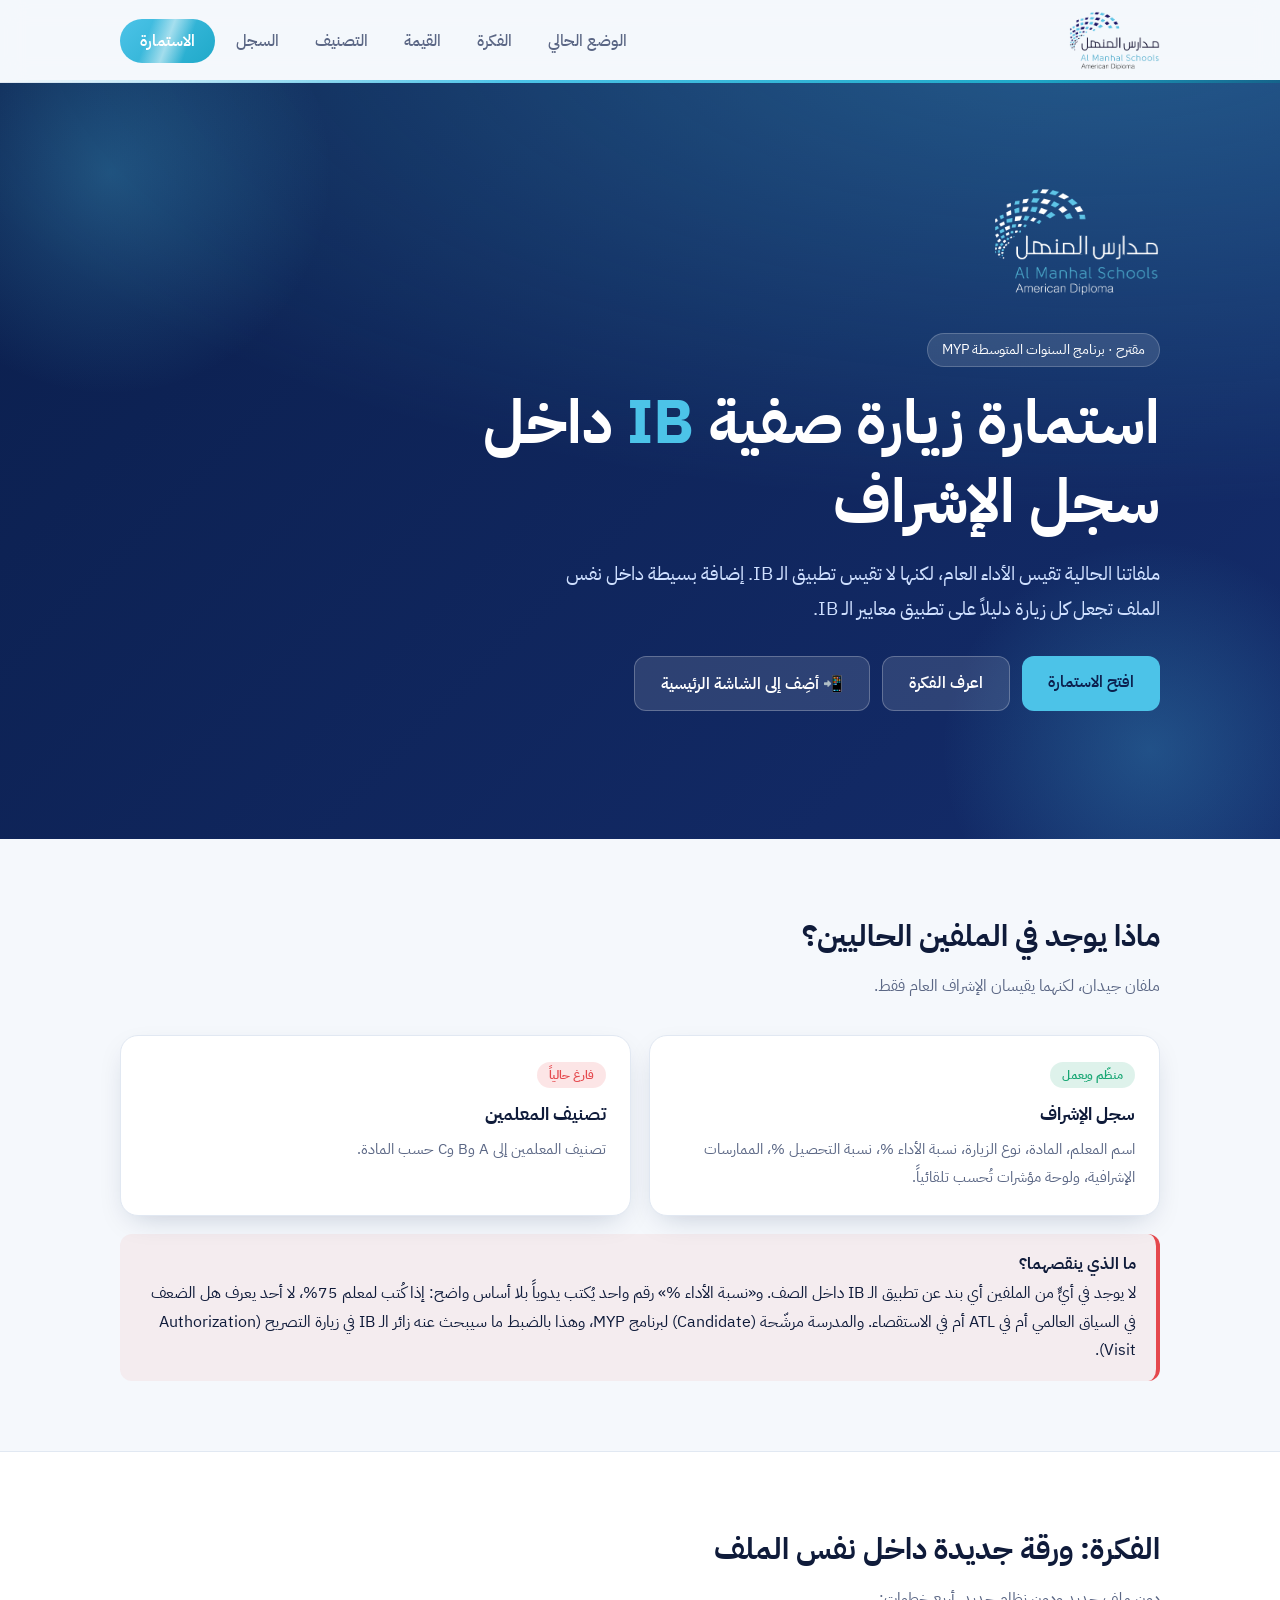
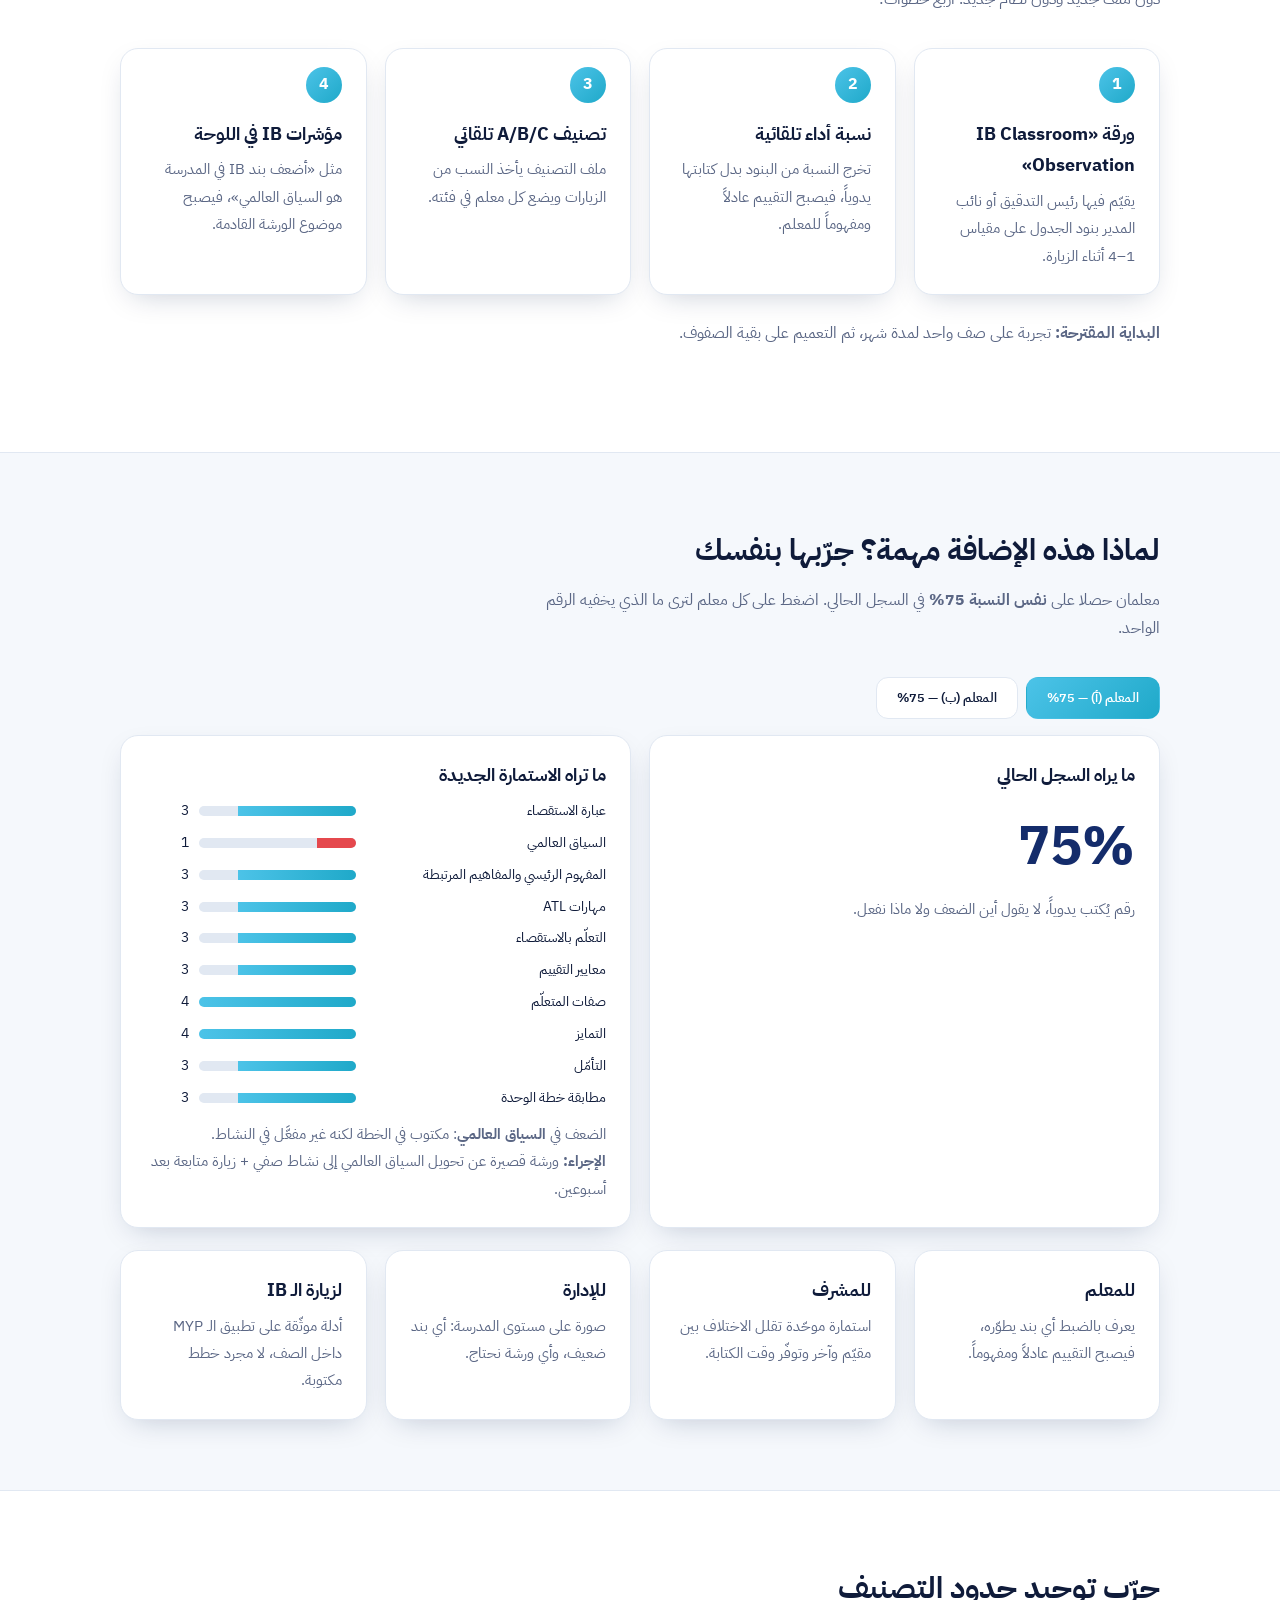
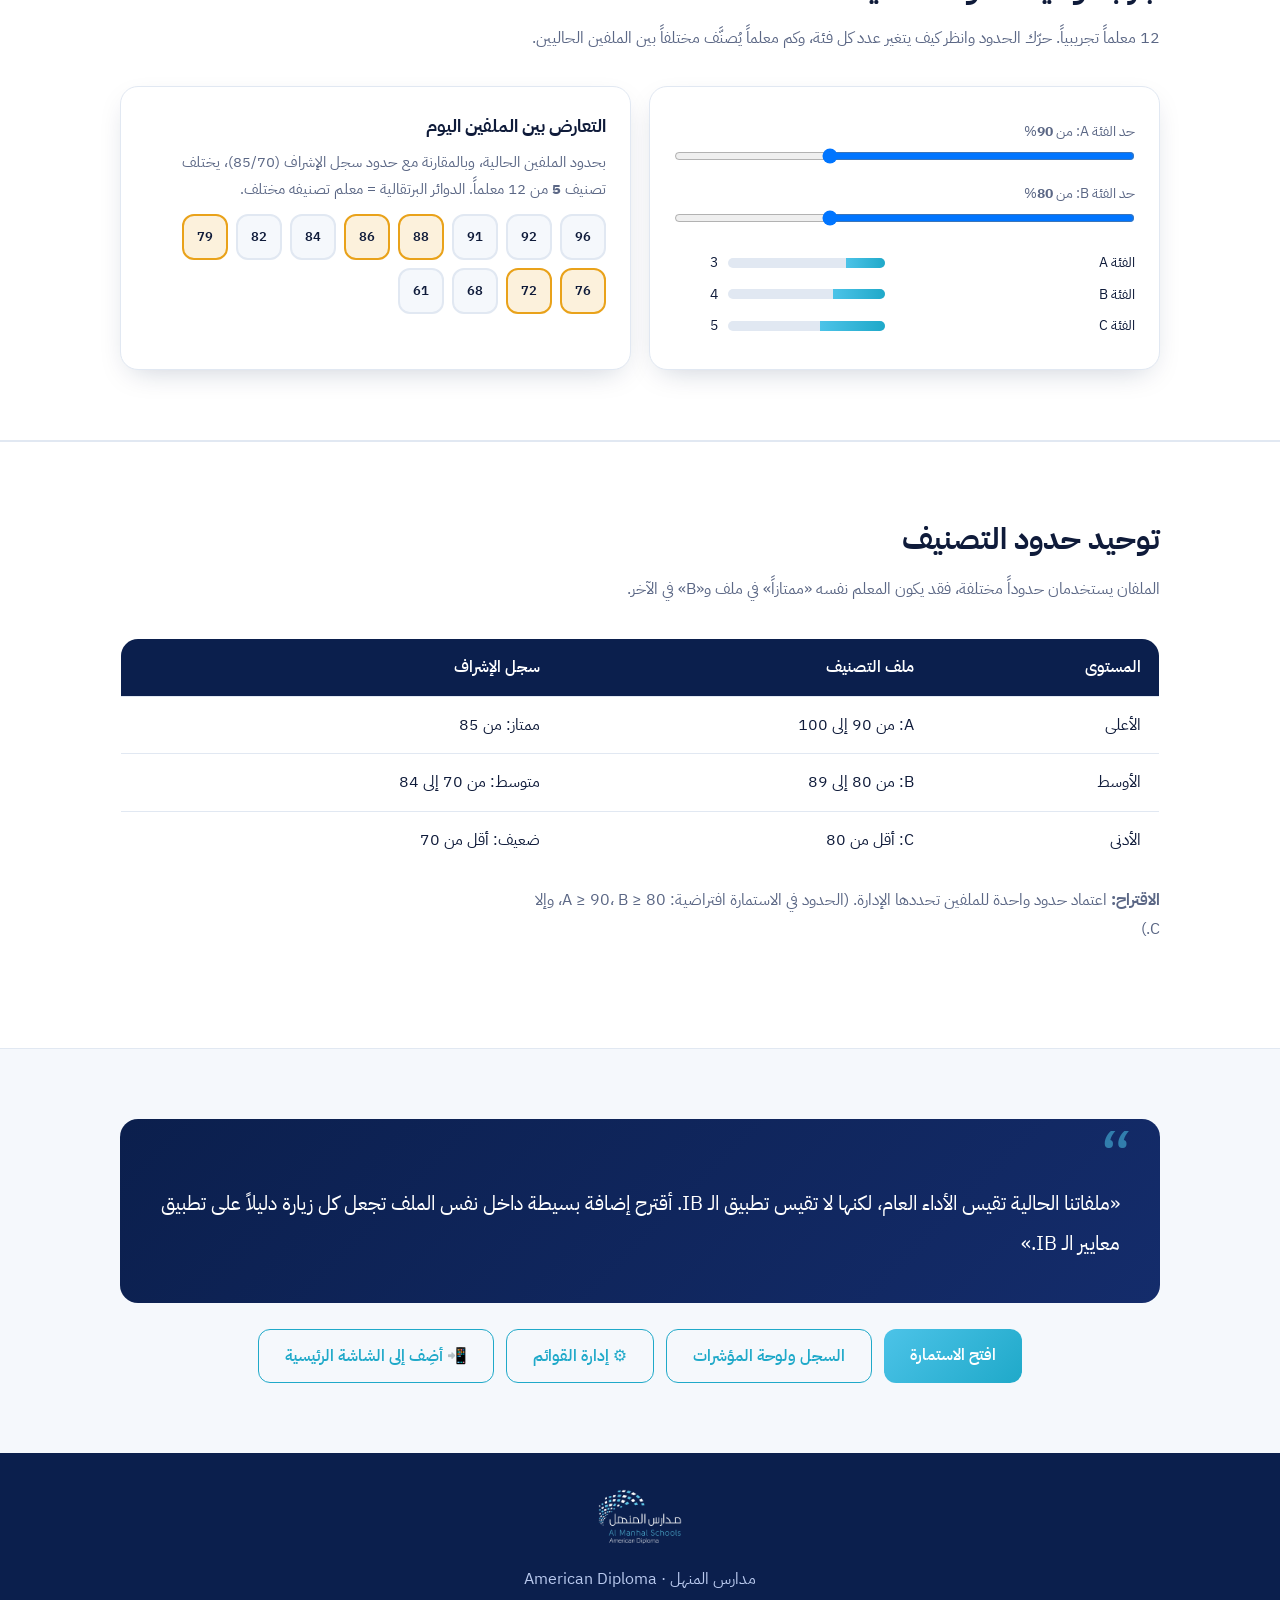
<file: index.html>
<!doctype html>
<html lang="ar" dir="rtl">
<head>
<meta charset="utf-8">
<meta name="viewport" content="width=device-width, initial-scale=1">
<title>استمارة زيارة صفية IB | مدارس المنهل</title>
<meta name="description" content="مقترح إضافة استمارة زيارة صفية IB داخل سجل الإشراف: 10 بنود، مقياس 1–4، نسبة أداء تلقائية.">
<link rel="icon" href="assets/logo.png">
<link rel="manifest" href="manifest.webmanifest">
<meta name="theme-color" content="#0b1f4d">
<meta name="mobile-web-app-capable" content="yes">
<meta name="apple-mobile-web-app-capable" content="yes">
<meta name="apple-mobile-web-app-title" content="IB المنهل">
<meta name="apple-mobile-web-app-status-bar-style" content="default">
<link rel="apple-touch-icon" href="assets/icons/apple-touch-icon.png">
<link rel="preconnect" href="https://fonts.googleapis.com">
<link rel="preconnect" href="https://fonts.gstatic.com" crossorigin>
<link href="https://fonts.googleapis.com/css2?family=IBM+Plex+Sans+Arabic:wght@400;500;600;700&display=swap" rel="stylesheet">
<link rel="stylesheet" href="assets/style.css">
</head>
<body>
<nav><div class="wrap">
  <img src="assets/logo.png" alt="مدارس المنهل">
  <ul><li class="opt"><a href="#gap">الوضع الحالي</a></li><li class="opt"><a href="#idea">الفكرة</a></li><li><a href="#value">القيمة</a></li><li class="opt"><a href="#classes">التصنيف</a></li><li><a href="log.html">السجل</a></li><li><a class="cta" href="form.html">الاستمارة</a></li></ul>
</div></nav>

<header class="hero"><div class="wrap">
  <img src="assets/logo-white.png" alt="مدارس المنهل">
  <div><span class="tag">مقترح · برنامج السنوات المتوسطة MYP</span></div>
  <h1>استمارة زيارة صفية <span>IB</span> داخل سجل الإشراف</h1>
  <p>ملفاتنا الحالية تقيس الأداء العام، لكنها لا تقيس تطبيق الـ IB. إضافة بسيطة داخل نفس الملف تجعل كل زيارة دليلاً على تطبيق معايير الـ IB.</p>
  <div class="btns"><a class="btn p" href="form.html">افتح الاستمارة</a><a class="btn g" href="#idea">اعرف الفكرة</a><button class="btn g" data-install>📲 أضِف إلى الشاشة الرئيسية</button></div>
</div></header>

<section id="gap"><div class="wrap">
  <h2>ماذا يوجد في الملفين الحاليين؟</h2>
  <p class="sub">ملفان جيدان، لكنهما يقيسان الإشراف العام فقط.</p>
  <div class="grid g2">
    <div class="card"><span class="badge b-ok">منظّم ويعمل</span><h3 style="margin-top:10px">سجل الإشراف</h3>
      <p>اسم المعلم، المادة، نوع الزيارة، نسبة الأداء %، نسبة التحصيل %، الممارسات الإشرافية، ولوحة مؤشرات تُحسب تلقائياً.</p></div>
    <div class="card"><span class="badge b-no">فارغ حالياً</span><h3 style="margin-top:10px">تصنيف المعلمين</h3>
      <p>تصنيف المعلمين إلى A وB وC حسب المادة.</p></div>
  </div>
  <div class="pull"><b>ما الذي ينقصهما؟</b>
    <p style="color:var(--ink)">لا يوجد في أيٍّ من الملفين أي بند عن تطبيق الـ IB داخل الصف. و«نسبة الأداء %» رقم واحد يُكتب يدوياً بلا أساس واضح: إذا كُتب لمعلم 75%، لا أحد يعرف هل الضعف في السياق العالمي أم في ATL أم في الاستقصاء. والمدرسة مرشّحة (Candidate) لبرنامج MYP، وهذا بالضبط ما سيبحث عنه زائر الـ IB في زيارة التصريح (Authorization Visit).</p></div>
</div></section>

<section id="idea" style="background:var(--card);border-block:1px solid var(--line)"><div class="wrap">
  <h2>الفكرة: ورقة جديدة داخل نفس الملف</h2>
  <p class="sub">دون ملف جديد ودون نظام جديد. أربع خطوات:</p>
  <div class="grid g4">
    <div class="card step"><b>1</b><h3>ورقة «IB Classroom Observation»</h3><p>يقيّم فيها رئيس التدقيق أو نائب المدير بنود الجدول على مقياس 1–4 أثناء الزيارة.</p></div>
    <div class="card step"><b>2</b><h3>نسبة أداء تلقائية</h3><p>تخرج النسبة من البنود بدل كتابتها يدوياً، فيصبح التقييم عادلاً ومفهوماً للمعلم.</p></div>
    <div class="card step"><b>3</b><h3>تصنيف A/B/C تلقائي</h3><p>ملف التصنيف يأخذ النسب من الزيارات ويضع كل معلم في فئته.</p></div>
    <div class="card step"><b>4</b><h3>مؤشرات IB في اللوحة</h3><p>مثل «أضعف بند IB في المدرسة هو السياق العالمي»، فيصبح موضوع الورشة القادمة.</p></div>
  </div>
  <p class="sub" style="margin-top:24px"><b>البداية المقترحة:</b> تجربة على صف واحد لمدة شهر، ثم التعميم على بقية الصفوف.</p>
</div></section>

<section id="value"><div class="wrap">
  <h2>لماذا هذه الإضافة مهمة؟ جرّبها بنفسك</h2>
  <p class="sub">معلمان حصلا على <b>نفس النسبة 75%</b> في السجل الحالي. اضغط على كل معلم لترى ما الذي يخفيه الرقم الواحد.</p>
  <div class="tabs"><button class="tab on" data-t="0">المعلم (أ) — 75%</button><button class="tab" data-t="1">المعلم (ب) — 75%</button></div>
  <div class="grid g2" style="margin-top:16px">
    <div class="card"><h3>ما يراه السجل الحالي</h3><div class="big">75%</div><p>رقم يُكتب يدوياً، لا يقول أين الضعف ولا ماذا نفعل.</p></div>
    <div class="card" id="cmp"></div>
  </div>
  <div class="grid g4" style="margin-top:22px">
    <div class="card"><h3>للمعلم</h3><p>يعرف بالضبط أي بند يطوّره، فيصبح التقييم عادلاً ومفهوماً.</p></div>
    <div class="card"><h3>للمشرف</h3><p>استمارة موحّدة تقلل الاختلاف بين مقيّم وآخر وتوفّر وقت الكتابة.</p></div>
    <div class="card"><h3>للإدارة</h3><p>صورة على مستوى المدرسة: أي بند ضعيف، وأي ورشة نحتاج.</p></div>
    <div class="card"><h3>لزيارة الـ IB</h3><p>أدلة موثّقة على تطبيق الـ MYP داخل الصف، لا مجرد خطط مكتوبة.</p></div>
  </div>
</div></section>

<section id="thr" style="background:var(--card);border-block:1px solid var(--line)"><div class="wrap">
  <h2>جرّب توحيد حدود التصنيف</h2>
  <p class="sub">12 معلماً تجريبياً. حرّك الحدود وانظر كيف يتغير عدد كل فئة، وكم معلماً يُصنَّف مختلفاً بين الملفين الحاليين.</p>
  <div class="grid g2">
    <div class="card">
      <label>حد الفئة A: من <b id="aV">90</b>%</label><input type="range" id="aR" min="70" max="100" value="90" style="width:100%">
      <label>حد الفئة B: من <b id="bV">80</b>%</label><input type="range" id="bR" min="50" max="95" value="80" style="width:100%">
      <div id="thrOut" style="margin-top:14px"></div>
    </div>
    <div class="card"><h3>التعارض بين الملفين اليوم</h3><p id="mism"></p><div id="dots" class="dots"></div></div>
  </div>
</div></section>

<section id="classes" style="background:var(--card);border-block:1px solid var(--line)"><div class="wrap">
  <h2>توحيد حدود التصنيف</h2>
  <p class="sub">الملفان يستخدمان حدوداً مختلفة، فقد يكون المعلم نفسه «ممتازاً» في ملف و«B» في الآخر.</p>
  <table>
    <tr><th>المستوى</th><th>ملف التصنيف</th><th>سجل الإشراف</th></tr>
    <tr><td>الأعلى</td><td>A: من 90 إلى 100</td><td>ممتاز: من 85</td></tr>
    <tr><td>الأوسط</td><td>B: من 80 إلى 89</td><td>متوسط: من 70 إلى 84</td></tr>
    <tr><td>الأدنى</td><td>C: أقل من 80</td><td>ضعيف: أقل من 70</td></tr>
  </table>
  <p class="sub" style="margin-top:16px"><b>الاقتراح:</b> اعتماد حدود واحدة للملفين تحددها الإدارة. (الحدود في الاستمارة افتراضية: A ≥ 90، B ≥ 80، وإلا C.)</p>
</div></section>

<section id="pitch"><div class="wrap">
  <div class="quote">«ملفاتنا الحالية تقيس الأداء العام، لكنها لا تقيس تطبيق الـ IB. أقترح إضافة بسيطة داخل نفس الملف تجعل كل زيارة دليلاً على تطبيق معايير الـ IB.»</div>
<div class="btns" style="justify-content:center;margin-top:26px"><a class="btn p" href="form.html" style="background:linear-gradient(135deg,var(--sky),var(--teal));color:#fff">افتح الاستمارة</a><a class="btn o" href="log.html">السجل ولوحة المؤشرات</a><a class="btn o" href="setup.html">⚙ إدارة القوائم</a><button class="btn o" data-install>📲 أضِف إلى الشاشة الرئيسية</button></div>
</div></section>

<footer><div class="wrap"><img src="assets/logo-white.png" alt="مدارس المنهل"><p>مدارس المنهل · American Diploma</p></div></footer>

<script src="assets/common.js"></script>
<script>
/* ---------- value demo: same 75%, different problems ---------- */
const teachers=[
 {n:"المعلم (أ)",sc:[3,1,3,3,3,3,4,4,3,3],dx:"الضعف في <b>السياق العالمي</b>: مكتوب في الخطة لكنه غير مفعَّل في النشاط.",act:"ورشة قصيرة عن تحويل السياق العالمي إلى نشاط صفي + زيارة متابعة بعد أسبوعين."},
 {n:"المعلم (ب)",sc:[4,3,3,1,2,3,4,3,4,3],dx:"الضعف في <b>مهارات ATL</b> و<b>التعلّم بالاستقصاء</b>: الحصة تميل إلى التلقين.",act:"تدريب مرافق (Coaching) على تصميم أسئلة استقصاء وتدريس مهارة ATL صراحةً."}];
function showT(i){
  document.querySelectorAll(".tab").forEach((b,j)=>b.classList.toggle("on",j===i));
  const t=teachers[i];
  document.getElementById("cmp").innerHTML=`<h3>ما تراه الاستمارة الجديدة</h3>`+t.sc.map((s,k)=>`<div class="bar ${s<=2?"weak":""}"><span>${short(k)}</span><i><b style="width:${s/4*100}%"></b></i><span>${s}</span></div>`).join("")+`<p style="margin-top:10px">${t.dx}</p><p><b>الإجراء:</b> ${t.act}</p>`}
document.querySelectorAll(".tab").forEach(b=>b.onclick=()=>showT(+b.dataset.t));showT(0);

/* ---------- classification threshold lab ---------- */
const demoPct=[96,92,91,88,86,84,82,79,76,72,68,61];
function thr(){
  const a=+aR.value,b=Math.min(+bR.value,a-1);
  aV.textContent=a;bV.textContent=b;
  const cl=p=>p>=a?"A":p>=b?"B":"C",old=p=>p>=85?"A":p>=70?"B":"C";
  const cnt={A:0,B:0,C:0};demoPct.forEach(p=>cnt[cl(p)]++);
  thrOut.innerHTML=["A","B","C"].map(k=>`<div class="bar"><span>الفئة ${k}</span><i><b style="width:${cnt[k]/12*100}%"></b></i><span>${cnt[k]}</span></div>`).join("");
  const mm=demoPct.filter(p=>cl(p)!==old(p)).length;
  mism.innerHTML=`بحدود الملفين الحالية، وبالمقارنة مع حدود سجل الإشراف (85/70)، يختلف تصنيف <b>${mm}</b> من 12 معلماً. الدوائر البرتقالية = معلم تصنيفه مختلف.`;
  dots.innerHTML=demoPct.map(p=>`<div class="dot ${cl(p)!==old(p)?"x":""}" title="${p}%">${p}</div>`).join("")}
aR.oninput=bR.oninput=thr;thr();

</script>
<script src="assets/pwa.js"></script>
</body>
</html>
</file>
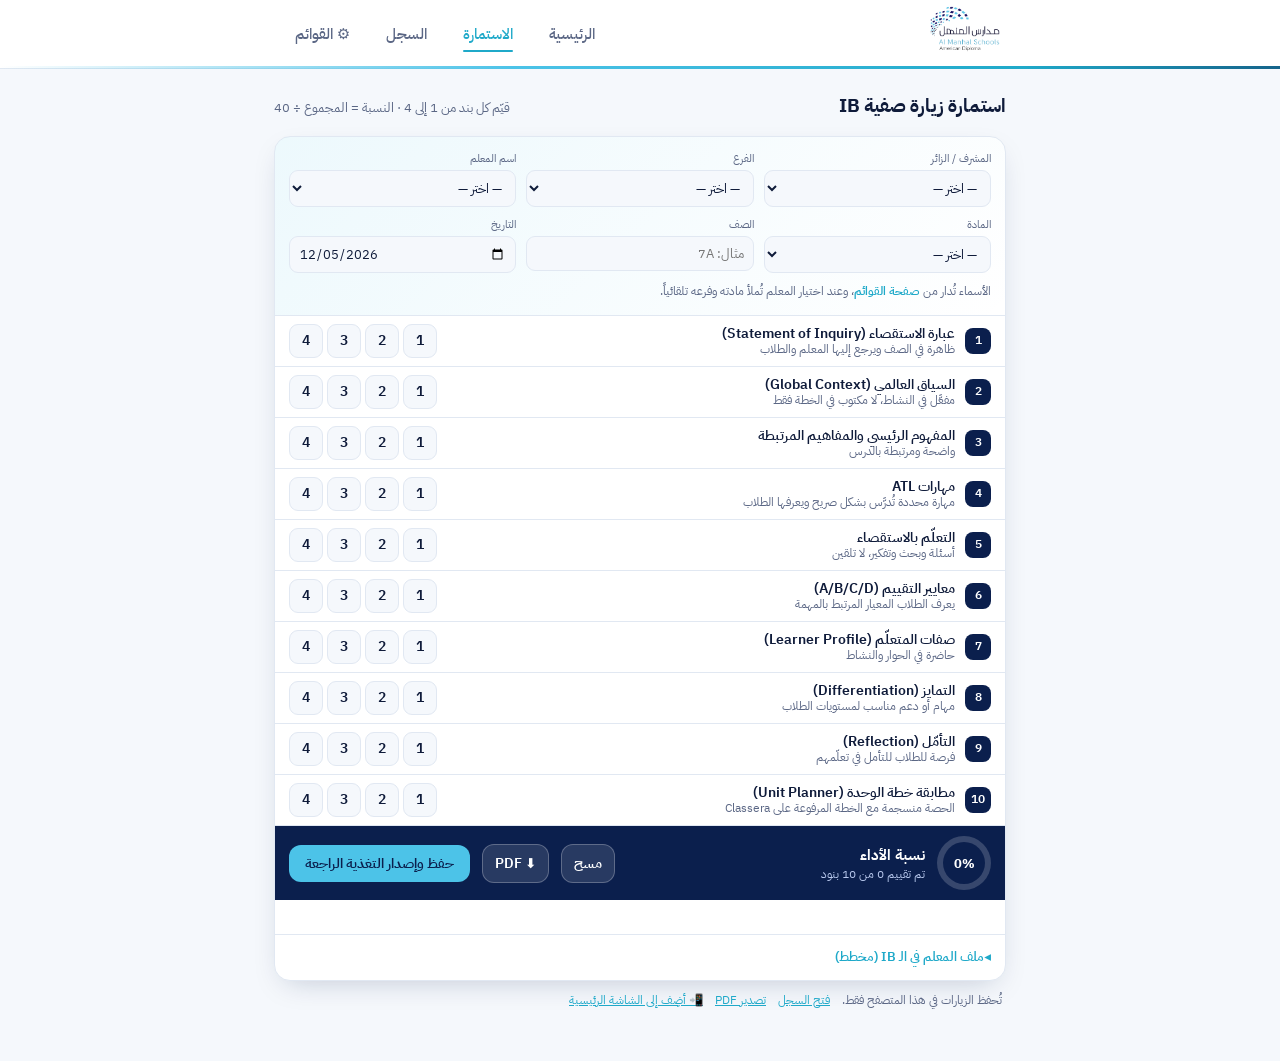
<file: form.html>
<!doctype html>
<html lang="ar" dir="rtl">
<head>
<meta charset="utf-8">
<meta name="viewport" content="width=device-width, initial-scale=1">
<title>استمارة الزيارة الصفية IB | مدارس المنهل</title>
<link rel="icon" href="assets/logo.png">
<link rel="manifest" href="manifest.webmanifest">
<meta name="theme-color" content="#0b1f4d">
<meta name="mobile-web-app-capable" content="yes">
<meta name="apple-mobile-web-app-capable" content="yes">
<meta name="apple-mobile-web-app-title" content="IB المنهل">
<meta name="apple-mobile-web-app-status-bar-style" content="default">
<link rel="apple-touch-icon" href="assets/icons/apple-touch-icon.png">
<link rel="preconnect" href="https://fonts.googleapis.com">
<link rel="preconnect" href="https://fonts.gstatic.com" crossorigin>
<link href="https://fonts.googleapis.com/css2?family=IBM+Plex+Sans+Arabic:wght@400;500;600;700&display=swap" rel="stylesheet">
<link rel="stylesheet" href="assets/style.css">
</head>
<body class="has-report">
<header class="mini"><div class="wrap">
  <a href="index.html"><img src="assets/logo.png" alt="مدارس المنهل"></a>
  <ul><li><a href="index.html">الرئيسية</a></li><li><a class="on" href="form.html">الاستمارة</a></li><li><a href="log.html">السجل</a></li><li><a href="setup.html">⚙ القوائم</a></li></ul>
</div></header>

<main class="fwrap">
  <div class="ftitle"><h1>استمارة زيارة صفية IB</h1><small>قيّم كل بند من 1 إلى 4 · النسبة = المجموع ÷ 40</small></div>
  <div class="csheet">
    <div class="cmeta">
      <div><label>المشرف / الزائر</label><select id="sup"></select></div>
      <div><label>الفرع</label><select id="br"></select></div>
      <div><label>اسم المعلم</label><select id="tch"></select></div>
      <div><label>المادة</label><select id="sub"></select></div>
      <div><label>الصف</label><input id="cls" placeholder="مثال: 7A"></div>
      <div><label>التاريخ</label><input id="dt" type="date"></div>
      <div class="csetup">الأسماء تُدار من <a href="setup.html">صفحة القوائم</a>، وعند اختيار المعلم تُملأ مادته وفرعه تلقائياً.</div>
    </div>
    <div id="rows"></div>
    <div class="ckey"><span>1 غير موجود</span><span>2 بداية</span><span>3 متحقق</span><span>4 متميّز</span></div>
    <div class="cbar">
      <div class="mring" id="ring"><div id="pct">0%</div></div>
      <div class="cinfo"><b>نسبة الأداء <span id="sum"></span><span class="cgrade" id="grade" style="display:none"></span></b><span id="note">قيّم البنود لعرض النتيجة</span></div>
      <button class="btn g sm" onclick="resetForm()">مسح</button>
      <button class="btn g sm" onclick="printReport()" title="تقرير بتصميم المدرسة جاهز للطباعة أو الحفظ كـ PDF">⬇ PDF</button>
      <button class="btn p sm" onclick="saveVisit()">حفظ وإصدار التغذية الراجعة</button>
    </div>
    <details class="cextra"><summary>ملف المعلم في الـ IB (مخطط)</summary>
      <div class="inner"><div id="radar"></div><p>يتحدّث مباشرة أثناء التقييم: المساحة الصغيرة تعني بنوداً تحتاج دعماً.</p></div></details>
    <div class="fb" id="fb" hidden></div>
  </div>
  <p class="ckey" style="padding:10px 4px;background:none"><span>تُحفظ الزيارات في هذا المتصفح فقط.</span><span><a href="log.html" style="color:var(--teal)">فتح السجل</a></span><span><a href="javascript:printReport()" style="color:var(--teal)">تصدير PDF</a></span><span><a href="#" data-install style="color:var(--teal)">📲 أضِف إلى الشاشة الرئيسية</a></span></p>
</main>
<section id="report" aria-hidden="true"></section>
<script src="assets/common.js"></script>
<script src="assets/form.js"></script>
<script src="assets/pwa.js"></script>
</body>
</html>
</file>
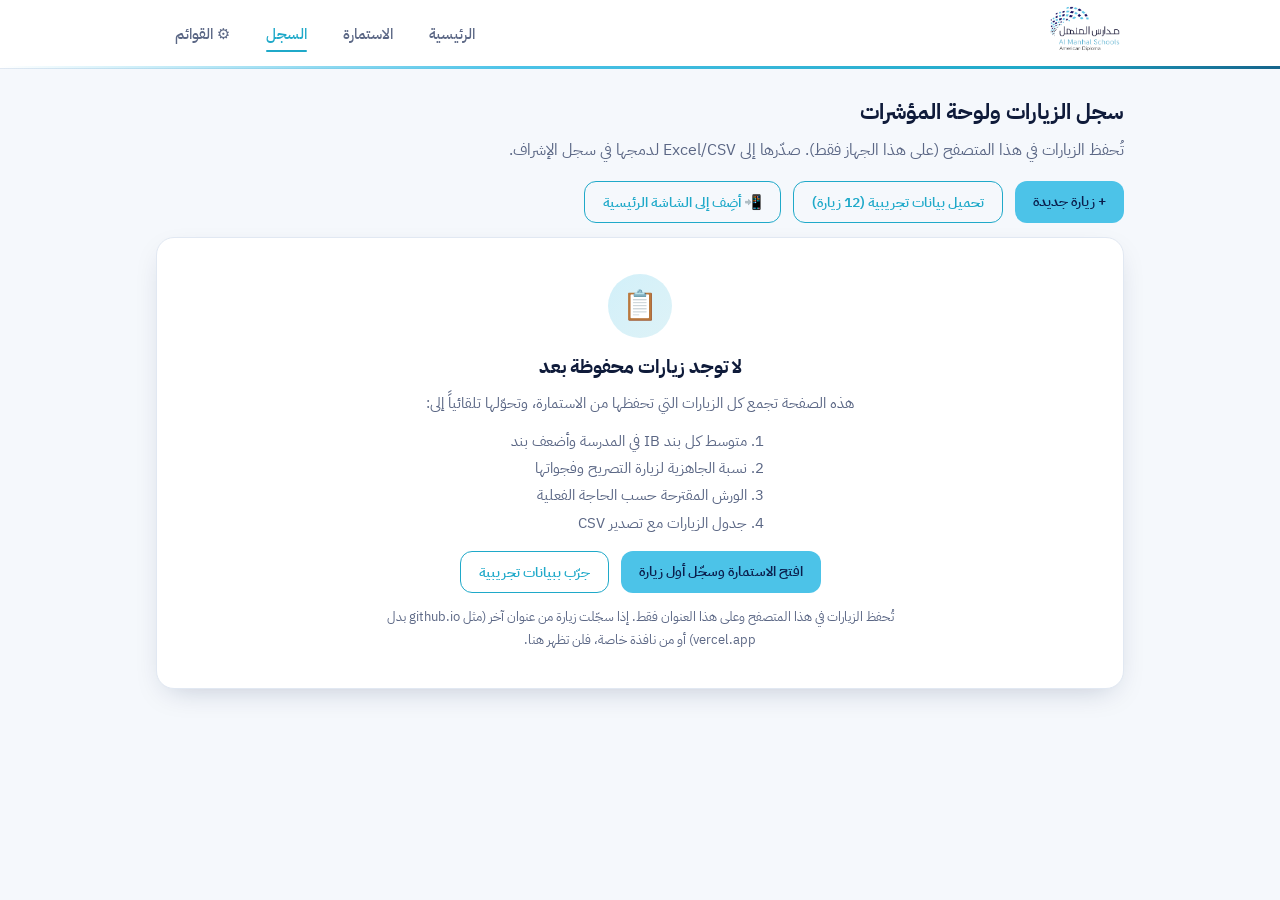
<file: log.html>
<!doctype html>
<html lang="ar" dir="rtl">
<head>
<meta charset="utf-8">
<meta name="viewport" content="width=device-width, initial-scale=1">
<title>سجل الزيارات ولوحة المؤشرات | مدارس المنهل</title>
<link rel="icon" href="assets/logo.png">
<link rel="manifest" href="manifest.webmanifest">
<meta name="theme-color" content="#0b1f4d">
<meta name="mobile-web-app-capable" content="yes">
<meta name="apple-mobile-web-app-capable" content="yes">
<meta name="apple-mobile-web-app-title" content="IB المنهل">
<meta name="apple-mobile-web-app-status-bar-style" content="default">
<link rel="apple-touch-icon" href="assets/icons/apple-touch-icon.png">
<link rel="preconnect" href="https://fonts.googleapis.com">
<link rel="preconnect" href="https://fonts.gstatic.com" crossorigin>
<link href="https://fonts.googleapis.com/css2?family=IBM+Plex+Sans+Arabic:wght@400;500;600;700&display=swap" rel="stylesheet">
<link rel="stylesheet" href="assets/style.css">
</head>
<body>
<header class="mini"><div class="wrap" style="max-width:1000px">
  <a href="index.html"><img src="assets/logo.png" alt="مدارس المنهل"></a>
  <ul><li><a href="index.html">الرئيسية</a></li><li><a href="form.html">الاستمارة</a></li><li><a class="on" href="log.html">السجل</a></li><li><a href="setup.html">⚙ القوائم</a></li></ul>
</div></header>

<main class="lwrap">
  <h1>سجل الزيارات ولوحة المؤشرات</h1>
  <p class="sub">تُحفظ الزيارات في هذا المتصفح (على هذا الجهاز فقط). صدّرها إلى Excel/CSV لدمجها في سجل الإشراف.</p>
  <div class="acts"><a class="btn p sm" href="form.html">+ زيارة جديدة</a><button class="btn o sm" onclick="loadDemo()">تحميل بيانات تجريبية (12 زيارة)</button><span class="count" id="cnt" hidden></span><button class="btn o sm" data-install>📲 أضِف إلى الشاشة الرئيسية</button></div>

  <div class="card empty" id="empty" hidden>
    <div class="ico">📋</div>
    <h3>لا توجد زيارات محفوظة بعد</h3>
    <p style="color:var(--muted)">هذه الصفحة تجمع كل الزيارات التي تحفظها من الاستمارة، وتحوّلها تلقائياً إلى:</p>
    <ol><li>متوسط كل بند IB في المدرسة وأضعف بند</li><li>نسبة الجاهزية لزيارة التصريح وفجواتها</li><li>الورش المقترحة حسب الحاجة الفعلية</li><li>جدول الزيارات مع تصدير CSV</li></ol>
    <div class="acts"><a class="btn p sm" href="form.html">افتح الاستمارة وسجّل أول زيارة</a><button class="btn o sm" onclick="loadDemo()">جرّب ببيانات تجريبية</button></div>
    <p class="note">تُحفظ الزيارات في هذا المتصفح وعلى هذا العنوان فقط. إذا سجّلت زيارة من عنوان آخر (مثل github.io بدل vercel.app) أو من نافذة خاصة، فلن تظهر هنا.</p>
  </div>

  <div id="panels" hidden>
    <div class="grid g2">
      <div class="card"><h3>متوسط كل بند IB في المدرسة</h3><div id="dash"></div></div>
      <div class="card"><h3>الجاهزية لزيارة التصريح (Authorization Visit)</h3><div id="ready"></div></div>
    </div>
    <div class="card"><h3>الورش المقترحة تلقائياً</h3><div id="ws"></div></div>
    <div class="card"><h3>خطة التجربة المقترحة (شهر واحد)</h3>
      <div class="grid g4"><div><b>الأسبوع 1</b><p>اعتماد الاستمارة وتدريب المشرفين على المقياس 1–4.</p></div><div><b>الأسبوع 2</b><p>زيارات تجريبية في صف واحد (3–4 معلمين).</p></div><div><b>الأسبوع 3</b><p>مراجعة اللوحة وتحديد أضعف بند وورشة علاجية.</p></div><div><b>الأسبوع 4</b><p>تقييم التجربة ثم قرار التعميم على بقية الصفوف.</p></div></div></div>
    <div style="overflow:auto"><table id="logt"><thead><tr><th>التاريخ</th><th>المعلم</th><th>الفرع</th><th>المادة</th><th>الصف</th><th>المشرف</th><th>النسبة</th><th>التصنيف</th><th></th></tr></thead><tbody></tbody></table></div>
    <div class="acts" style="padding:16px 0 0"><button class="btn p sm" onclick="exportCsv()">تصدير CSV</button><button class="btn o sm" onclick="clearAll()">حذف كل الزيارات</button><button class="btn o sm" onclick="window.print()">طباعة السجل</button></div>
  </div>
</main>
<script src="assets/common.js"></script>
<script src="assets/log.js"></script>
<script src="assets/pwa.js"></script>
</body>
</html>
</file>
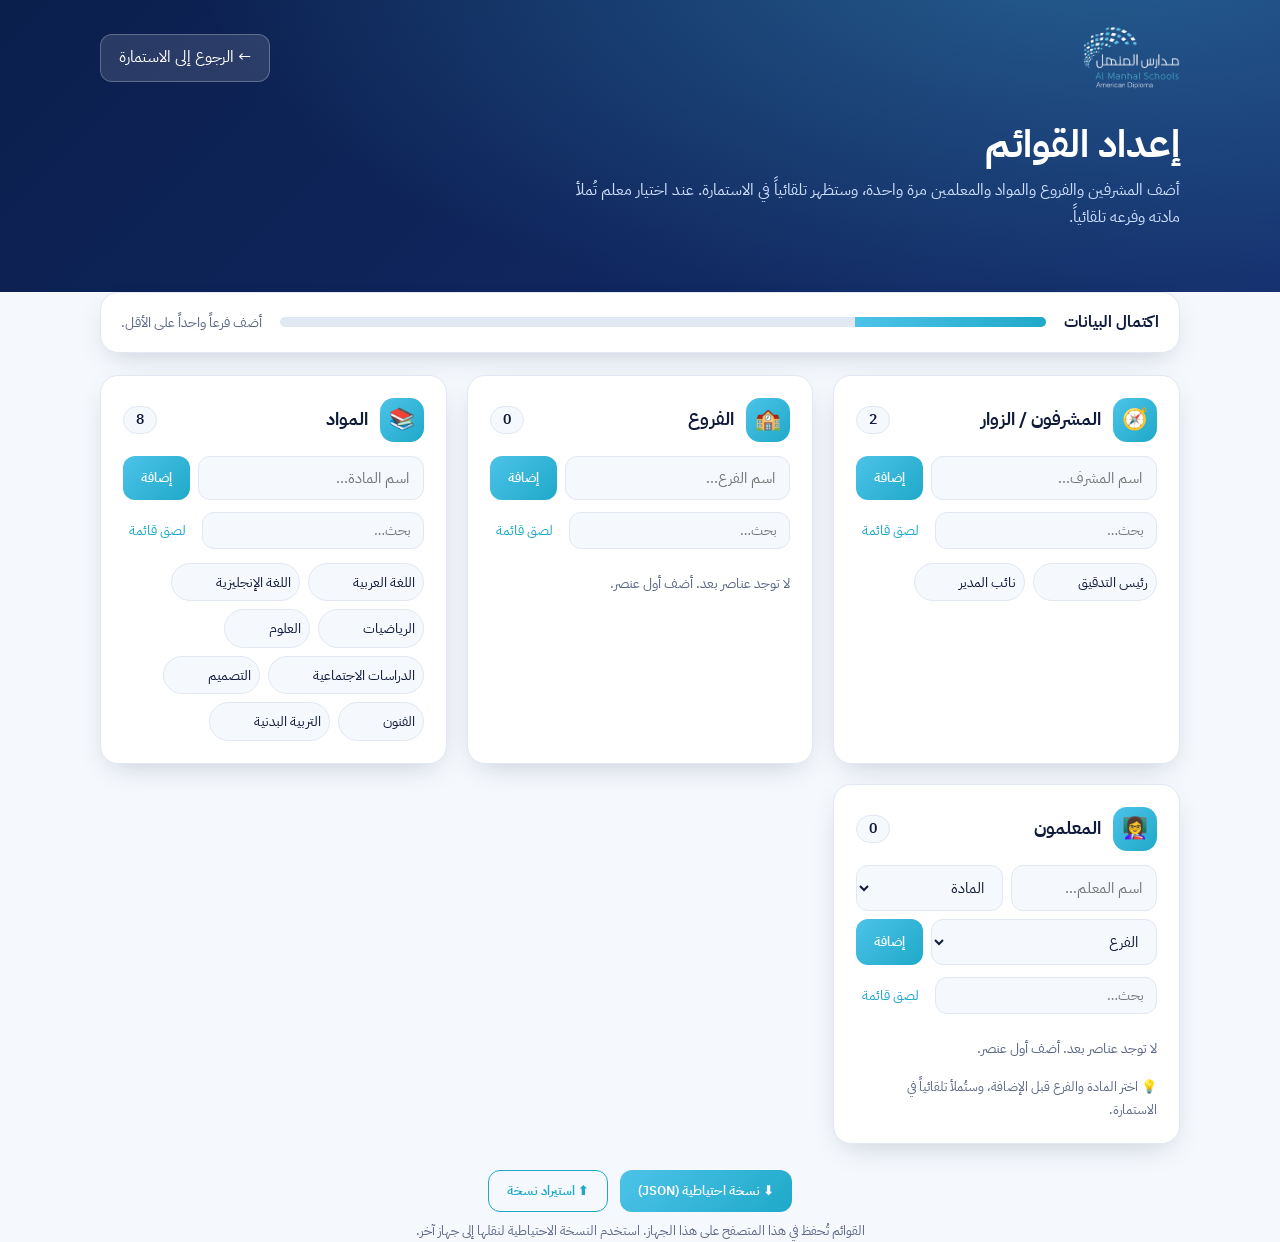
<file: setup.html>
<!doctype html>
<html lang="ar" dir="rtl">
<head>
<meta charset="utf-8">
<meta name="viewport" content="width=device-width, initial-scale=1">
<title>إعداد القوائم | مدارس المنهل</title>
<link rel="icon" href="assets/logo.png">
<link rel="manifest" href="manifest.webmanifest">
<meta name="theme-color" content="#0b1f4d">
<meta name="mobile-web-app-capable" content="yes">
<meta name="apple-mobile-web-app-capable" content="yes">
<meta name="apple-mobile-web-app-title" content="IB المنهل">
<meta name="apple-mobile-web-app-status-bar-style" content="default">
<link rel="apple-touch-icon" href="assets/icons/apple-touch-icon.png">
<link rel="preconnect" href="https://fonts.googleapis.com">
<link rel="preconnect" href="https://fonts.gstatic.com" crossorigin>
<link href="https://fonts.googleapis.com/css2?family=IBM+Plex+Sans+Arabic:wght@400;500;600;700&display=swap" rel="stylesheet">
<style>
:root{--navy:#0b1f4d;--navy-2:#142c6b;--sky:#4cc3e8;--teal:#1fa9c9;--bg:#f5f8fc;--card:#fff;--ink:#0f1b3a;--muted:#5b6785;--line:#e1e8f2;--low:#e5484d;--ok:#17a673;--r:18px;--shadow:0 10px 30px -12px rgba(11,31,77,.25)}
@media(prefers-color-scheme:dark){:root{--bg:#0a1226;--card:#111c38;--ink:#e8eefc;--muted:#9aa8c9;--line:#22305a;--shadow:0 10px 30px -12px rgba(0,0,0,.6)}}
*{box-sizing:border-box;margin:0}
body{font-family:"IBM Plex Sans Arabic",system-ui,sans-serif;background:var(--bg);color:var(--ink);line-height:1.7}
.wrap{max-width:1120px;margin:auto;padding:0 20px}
header{background:radial-gradient(900px 400px at 85% -20%,rgba(76,195,232,.35),transparent),linear-gradient(135deg,var(--navy),var(--navy-2));color:#fff;padding:26px 0 60px}
header .top{display:flex;justify-content:space-between;align-items:center;gap:12px;flex-wrap:wrap}
header img{height:64px}
.back{color:#fff;text-decoration:none;padding:9px 18px;border-radius:12px;background:rgba(255,255,255,.12);border:1px solid rgba(255,255,255,.25);transition:.2s}
.back:hover{background:var(--sky);color:var(--navy);transform:translateX(4px)}
h1{font-size:clamp(1.7rem,4vw,2.4rem);margin-top:22px}
header p{color:#cfe0ff;max-width:620px}
main{margin-top:-34px;padding-bottom:60px}
.meter{background:var(--card);border:1px solid var(--line);border-radius:var(--r);box-shadow:var(--shadow);padding:16px 20px;display:flex;gap:18px;align-items:center;flex-wrap:wrap;margin-bottom:22px}
.meter .bar{flex:1;min-width:180px;height:10px;border-radius:99px;background:var(--line);overflow:hidden}
.meter .bar b{display:block;height:100%;width:0;background:linear-gradient(90deg,var(--sky),var(--teal));transition:width .6s cubic-bezier(.2,.8,.2,1)}
.grid{display:grid;gap:20px;grid-template-columns:repeat(auto-fit,minmax(340px,1fr))}
.card{background:var(--card);border:1px solid var(--line);border-radius:var(--r);padding:22px;box-shadow:var(--shadow);transition:transform .25s,box-shadow .25s,border-color .25s;animation:rise .5s both}
.card:nth-child(2){animation-delay:.07s}.card:nth-child(3){animation-delay:.14s}.card:nth-child(4){animation-delay:.21s}
.card:hover{transform:translateY(-4px);border-color:var(--sky);box-shadow:0 18px 40px -16px rgba(31,169,201,.45)}
@keyframes rise{from{opacity:0;transform:translateY(16px)}to{opacity:1;transform:none}}
.ch{display:flex;align-items:center;gap:12px;margin-bottom:14px}
.ico{width:44px;height:44px;border-radius:14px;background:linear-gradient(135deg,var(--sky),var(--teal));display:grid;place-items:center;font-size:1.3rem;transition:transform .3s}
.card:hover .ico{transform:rotate(-8deg) scale(1.1)}
.ch h2{font-size:1.15rem;flex:1}
.count{min-width:34px;height:28px;padding:0 10px;border-radius:99px;background:var(--bg);border:1px solid var(--line);display:grid;place-items:center;font-weight:600;font-size:.85rem}
.count.pop{animation:pop .35s}
@keyframes pop{50%{transform:scale(1.35);background:var(--sky);color:var(--navy)}}
.add{display:flex;gap:8px;flex-wrap:wrap}
.add input,.add select,.search{flex:1;min-width:110px;padding:10px 14px;border:1px solid var(--line);border-radius:12px;background:var(--bg);color:var(--ink);font-family:inherit;font-size:.95rem;transition:border-color .2s,box-shadow .2s}
.add input:focus,.add select:focus,.search:focus,textarea:focus{outline:0;border-color:var(--teal);box-shadow:0 0 0 4px rgba(76,195,232,.25)}
.btn{padding:10px 18px;border-radius:12px;border:0;font-family:inherit;font-weight:600;cursor:pointer;background:linear-gradient(135deg,var(--sky),var(--teal));color:#fff;transition:transform .15s,filter .2s}
.btn:hover{transform:translateY(-2px);filter:brightness(1.08)}.btn:active{transform:scale(.96)}
.btn.o{background:transparent;color:var(--teal);border:1px solid var(--teal)}
.tools{display:flex;gap:10px;margin:12px 0 4px;align-items:center}
.tools .search{padding:7px 12px;font-size:.85rem}
.link{background:none;border:0;color:var(--teal);cursor:pointer;font-family:inherit;font-size:.85rem;white-space:nowrap}
textarea{width:100%;margin-top:10px;min-height:90px;padding:10px 14px;border:1px solid var(--line);border-radius:12px;background:var(--bg);color:var(--ink);font-family:inherit}
.chips{display:flex;flex-wrap:wrap;gap:8px;margin-top:14px;min-height:34px}
.chip{display:inline-flex;align-items:center;gap:8px;padding:6px 8px 6px 14px;border-radius:99px;background:var(--bg);border:1px solid var(--line);font-size:.9rem;animation:chipIn .35s both;transition:transform .2s,background .2s,border-color .2s,box-shadow .2s;cursor:default}
.chip:hover{transform:translateY(-2px) scale(1.04);background:rgba(76,195,232,.15);border-color:var(--sky);box-shadow:0 6px 14px -8px var(--teal)}
.chip small{color:var(--muted);font-size:.75rem}
.chip button{width:22px;height:22px;border-radius:50%;border:0;background:transparent;color:var(--muted);cursor:pointer;font-size:1rem;line-height:1;opacity:0;transform:scale(.6);transition:.2s}
.chip:hover button,.chip:focus-within button{opacity:1;transform:none}
.chip button:hover{background:var(--low);color:#fff}
@media(hover:none){.chip button{opacity:1;transform:none}}
.chip.out{animation:chipOut .25s forwards}
@keyframes chipIn{from{opacity:0;transform:scale(.6)}to{opacity:1;transform:none}}
@keyframes chipOut{to{opacity:0;transform:scale(.4)}}
.empty{color:var(--muted);font-size:.9rem;padding:8px 0}
.hint{font-size:.82rem;color:var(--muted);margin-top:8px}
.foot{display:flex;gap:12px;flex-wrap:wrap;margin-top:26px;justify-content:center}
.toast{position:fixed;bottom:24px;left:50%;transform:translate(-50%,40px);opacity:0;background:var(--navy);color:#fff;padding:12px 22px;border-radius:14px;box-shadow:var(--shadow);transition:.3s;z-index:50;font-weight:500}
.toast.on{transform:translate(-50%,0);opacity:1}
@media(prefers-reduced-motion:reduce){*{animation:none!important;transition:none!important}}
</style>
</head>
<body>
<header><div class="wrap">
  <div class="top"><img src="assets/logo-white.png" alt="مدارس المنهل"><a class="back" href="form.html">← الرجوع إلى الاستمارة</a></div>
  <h1>إعداد القوائم</h1>
  <p>أضف المشرفين والفروع والمواد والمعلمين مرة واحدة، وستظهر تلقائياً في الاستمارة. عند اختيار معلم تُملأ مادته وفرعه تلقائياً.</p>
</div></header>

<main class="wrap">
  <div class="meter"><b>اكتمال البيانات</b><div class="bar"><b id="meterBar"></b></div><span id="meterTxt" style="color:var(--muted);font-size:.9rem"></span></div>
  <div class="grid" id="cards"></div>
  <div class="foot">
    <button class="btn" onclick="exportJson()">⬇ نسخة احتياطية (JSON)</button>
    <button class="btn o" onclick="document.getElementById('imp').click()">⬆ استيراد نسخة</button>
    <input type="file" id="imp" accept=".json" hidden>
  </div>
  <p class="hint" style="text-align:center">القوائم تُحفظ في هذا المتصفح على هذا الجهاز. استخدم النسخة الاحتياطية لنقلها إلى جهاز آخر.</p>
</main>
<div class="toast" id="toast"></div>

<script>
const store={get(k,d){try{return JSON.parse(localStorage.getItem(k))||d}catch(e){return d}},set(k,v){try{localStorage.setItem(k,JSON.stringify(v))}catch(e){}}};
const L={
 sup:store.get("ib_sup",["رئيس التدقيق","نائب المدير"]),
 tch:store.get("ib_tch",[]),
 sub:store.get("ib_sub",["اللغة العربية","اللغة الإنجليزية","الرياضيات","العلوم","الدراسات الاجتماعية","التصميم","الفنون","التربية البدنية"]),
 br:store.get("ib_br",[])};
let meta=store.get("ib_tmeta",{});
const defs=[
 {k:"sup",t:"المشرفون / الزوار",i:"🧭",ph:"اسم المشرف…"},
 {k:"br",t:"الفروع",i:"🏫",ph:"اسم الفرع…"},
 {k:"sub",t:"المواد",i:"📚",ph:"اسم المادة…"},
 {k:"tch",t:"المعلمون",i:"👩‍🏫",ph:"اسم المعلم…",teacher:true}];
const norm=s=>s.trim().replace(/\s+/g," ").replace(/[أإآ]/g,"ا").replace(/ى/g,"ي").replace(/ة/g,"ه").toLowerCase();
const esc=s=>s.replace(/[&<>"]/g,c=>({"&":"&amp;","<":"&lt;",">":"&gt;",'"':"&quot;"}[c]));
const filt={};
function save(){["sup","tch","sub","br"].forEach(k=>store.set("ib_"+k,L[k]));store.set("ib_tmeta",meta)}
function toast(m){const t=document.getElementById("toast");t.textContent=m;t.classList.add("on");clearTimeout(toast.h);toast.h=setTimeout(()=>t.classList.remove("on"),1800)}

function build(){
  const box=document.getElementById("cards");
  box.innerHTML=defs.map(d=>`<div class="card" id="c_${d.k}">
    <div class="ch"><div class="ico">${d.i}</div><h2>${d.t}</h2><span class="count" id="n_${d.k}">0</span></div>
    <form class="add" onsubmit="return add('${d.k}',event)">
      <input id="in_${d.k}" placeholder="${d.ph}" autocomplete="off">
      ${d.teacher?`<select id="s_sub"></select><select id="s_br"></select>`:""}
      <button class="btn" type="submit">إضافة</button>
    </form>
    <div class="tools"><input class="search" placeholder="بحث…" oninput="filt['${d.k}']=this.value;chips('${d.k}')"><button class="link" onclick="toggleBulk('${d.k}')">لصق قائمة</button></div>
    <div id="bulk_${d.k}" hidden><textarea id="ta_${d.k}" placeholder="اكتب كل اسم في سطر…"></textarea><button class="btn" style="margin-top:8px" onclick="bulk('${d.k}')">إضافة الكل</button></div>
    <div class="chips" id="ch_${d.k}"></div>
    ${d.teacher?`<p class="hint">💡 اختر المادة والفرع قبل الإضافة، وستُملأ تلقائياً في الاستمارة.</p>`:""}
  </div>`).join("");
  selects();defs.forEach(d=>chips(d.k));meter()}

function selects(){
  const a=document.getElementById("s_sub"),b=document.getElementById("s_br");if(!a)return;
  const va=a.value,vb=b.value;
  a.innerHTML=`<option value="">المادة</option>`+L.sub.map(x=>`<option>${esc(x)}</option>`).join("");
  b.innerHTML=`<option value="">الفرع</option>`+L.br.map(x=>`<option>${esc(x)}</option>`).join("");
  a.value=L.sub.includes(va)?va:"";b.value=L.br.includes(vb)?vb:""}

function chips(k){
  const q=norm(filt[k]||""),el=document.getElementById("ch_"+k);
  const list=L[k].filter(x=>!q||norm(x).includes(q));
  el.innerHTML=list.length?list.map(x=>{
    const m=k==="tch"?meta[x]||{}:null,tag=m&&(m.sub||m.br)?`<small>${esc([m.sub,m.br].filter(Boolean).join(" · "))}</small>`:"";
    return `<span class="chip" data-n="${esc(x)}">${esc(x)}${tag}<button title="حذف" onclick="del('${k}',this)">×</button></span>`}).join(""):`<span class="empty">${L[k].length?"لا نتائج.":"لا توجد عناصر بعد. أضف أول عنصر."}</span>`;
  const n=document.getElementById("n_"+k);n.textContent=L[k].length}
function bump(k){const n=document.getElementById("n_"+k);n.classList.remove("pop");void n.offsetWidth;n.classList.add("pop")}

function addOne(k,v){
  v=v.trim().replace(/\s+/g," ");if(!v)return false;
  if(L[k].some(x=>norm(x)===norm(v))){toast("«"+v+"» موجود مسبقاً");return false}
  L[k].push(v);
  if(k==="tch"){const s=document.getElementById("s_sub").value,b=document.getElementById("s_br").value;if(s||b)meta[v]={sub:s,br:b}}
  return true}
function add(k,e){
  e.preventDefault();const i=document.getElementById("in_"+k);
  if(addOne(k,i.value)){save();toast("تمت الإضافة ✓");i.value="";chips(k);bump(k);if(k==="sub"||k==="br")selects();meter()}
  i.focus();return false}
function toggleBulk(k){const b=document.getElementById("bulk_"+k);b.hidden=!b.hidden;if(!b.hidden)document.getElementById("ta_"+k).focus()}
function bulk(k){
  const ta=document.getElementById("ta_"+k);let n=0;
  ta.value.split(/\n|،|,/).forEach(x=>{if(addOne(k,x))n++});
  save();ta.value="";chips(k);if(n)bump(k);if(k==="sub"||k==="br")selects();meter();toast(n?`أُضيف ${n} عنصر ✓`:"لا عناصر جديدة")}
function del(k,btn){
  const chip=btn.closest(".chip"),name=chip.dataset.n;chip.classList.add("out");
  setTimeout(()=>{
    L[k]=L[k].filter(x=>x!==name);
    if(k==="tch")delete meta[name];
    if(k==="sub"||k==="br"){const f=k;Object.values(meta).forEach(m=>{if(m[f]===name)m[f]=""})}
    save();chips(k);bump(k);if(k==="sub"||k==="br"){selects();chips("tch")}meter();toast("تم الحذف")},230)}

function meter(){
  const t=L.tch.length,ok=L.tch.filter(n=>meta[n]&&meta[n].sub&&meta[n].br).length;
  const lists=[L.sup.length,L.br.length,L.sub.length,t].filter(Boolean).length;
  const p=Math.round((lists/4*50)+(t?ok/t*50:0));
  document.getElementById("meterBar").style.width=p+"%";
  document.getElementById("meterTxt").textContent=!L.br.length?"أضف فرعاً واحداً على الأقل.":!t?"أضف المعلمين لتفعيل التعبئة التلقائية.":`${ok} من ${t} معلماً لديهم مادة وفرع (${p}%)`}

function exportJson(){
  const a=document.createElement("a");a.href=URL.createObjectURL(new Blob([JSON.stringify({...L,meta,visits:store.get("ib_visits",[])},null,1)],{type:"application/json"}));a.download="ib-setup-backup.json";a.click()}
document.getElementById("imp").onchange=e=>{
  const f=e.target.files[0];if(!f)return;
  f.text().then(t=>{try{const d=JSON.parse(t);["sup","tch","sub","br"].forEach(k=>{if(Array.isArray(d[k]))L[k]=d[k]});meta=d.meta||{};if(Array.isArray(d.visits))store.set("ib_visits",d.visits);save();build();toast("تم الاستيراد ✓")}catch(x){toast("ملف غير صالح")}})};
build();
</script>
<script src="assets/pwa.js"></script>
</body>
</html>
</file>
<file: assets/style.css>
:root{
  --navy:#0b1f4d; --navy-2:#142c6b; --sky:#4cc3e8; --teal:#1fa9c9;
  --bg:#f5f8fc; --card:#ffffff; --ink:#0f1b3a; --muted:#5b6785; --line:#e1e8f2;
  --ok:#17a673; --mid:#e9a21a; --low:#e5484d; --r:18px;
  --shadow:0 10px 30px -12px rgba(11,31,77,.25);
}
*{box-sizing:border-box;margin:0}
[hidden]{display:none!important}
html{scroll-behavior:smooth}
body{font-family:"IBM Plex Sans Arabic",system-ui,sans-serif;background:var(--bg);color:var(--ink);line-height:1.8}
.wrap{max-width:1080px;margin:auto;padding:0 20px}

/* ---------- top bar (all pages) ---------- */
nav{position:sticky;top:0;z-index:20;background:color-mix(in srgb,var(--bg) 82%,transparent);backdrop-filter:blur(12px);border-bottom:1px solid var(--line)}
nav .wrap{display:flex;align-items:center;justify-content:space-between;height:64px}
nav img{height:44px}
nav ul{display:flex;gap:22px;list-style:none;padding:0;font-size:.92rem}
nav a{color:var(--muted);text-decoration:none;font-weight:500;transition:color .15s}
nav a:hover,nav a.on{color:var(--teal)}
nav a.cta{background:linear-gradient(135deg,var(--sky),var(--teal));color:#fff;padding:6px 16px;border-radius:99px;font-weight:600}
@media(max-width:760px){nav ul{gap:14px;font-size:.82rem}nav ul li.opt{display:none}}

/* ---------- presentation page ---------- */
.hero{background:radial-gradient(1200px 500px at 85% -10%,rgba(76,195,232,.35),transparent),linear-gradient(135deg,var(--navy),var(--navy-2));color:#fff;padding:84px 0 110px;position:relative;overflow:hidden}
.hero::after{content:"";position:absolute;inset:auto -80px -120px auto;width:420px;height:420px;border-radius:50%;background:radial-gradient(circle,rgba(76,195,232,.25),transparent 70%)}
.hero img{height:92px;margin-bottom:26px}
.tag{display:inline-block;padding:4px 14px;border-radius:99px;background:rgba(255,255,255,.12);border:1px solid rgba(255,255,255,.2);font-size:.85rem;margin-bottom:16px}
.hero h1{font-size:clamp(2rem,5vw,3.4rem);line-height:1.3;font-weight:700;max-width:760px}
.hero h1 span{color:var(--sky)}
.hero p{max-width:620px;margin-top:16px;color:#cfe0ff;font-size:1.1rem}
.btns{display:flex;gap:12px;margin-top:30px;flex-wrap:wrap}
.btn{padding:12px 26px;border-radius:12px;font-weight:600;text-decoration:none;font-family:inherit;border:0;cursor:pointer;font-size:1rem;display:inline-block;transition:transform .15s,box-shadow .2s,filter .2s}
.btn:hover{transform:translateY(-2px)}
.btn.p{background:var(--sky);color:var(--navy)}
.btn.g{background:rgba(255,255,255,.12);color:#fff;border:1px solid rgba(255,255,255,.25)}
.btn.o{background:transparent;color:var(--teal);border:1px solid var(--teal)}
.btn.sm{padding:8px 18px;font-size:.9rem}
section{padding:70px 0;scroll-margin-top:64px}
h2{font-size:1.9rem;font-weight:700;margin-bottom:8px}
.sub{color:var(--muted);margin-bottom:34px;max-width:640px}
.grid{display:grid;gap:18px}
.g2{grid-template-columns:repeat(auto-fit,minmax(300px,1fr))}
.g4{grid-template-columns:repeat(auto-fit,minmax(220px,1fr))}
.card{background:var(--card);border:1px solid var(--line);border-radius:var(--r);padding:24px;box-shadow:var(--shadow)}
.card h3{font-size:1.1rem;margin-bottom:6px}
.card p,.card li{color:var(--muted);font-size:.95rem}
.badge{display:inline-block;font-size:.78rem;padding:2px 12px;border-radius:99px;font-weight:600}
.b-ok{background:rgba(23,166,115,.14);color:var(--ok)}.b-no{background:rgba(229,72,77,.14);color:var(--low)}
.pull{margin-top:18px;border-right:4px solid var(--low);padding:16px 20px;background:rgba(229,72,77,.07);border-radius:12px}
.step{position:relative;padding-top:70px}
.step b{position:absolute;top:18px;right:24px;width:36px;height:36px;border-radius:50%;background:linear-gradient(135deg,var(--sky),var(--teal));color:#fff;display:grid;place-items:center}
.tabs{display:flex;gap:8px;flex-wrap:wrap}
.tab{padding:10px 20px;border-radius:12px;border:1px solid var(--line);background:var(--card);color:var(--ink);cursor:pointer;font-family:inherit;font-weight:600;transition:.15s}
.tab.on{background:linear-gradient(135deg,var(--sky),var(--teal));color:#fff;border-color:transparent}
.big{font-size:3.4rem;font-weight:700;color:var(--navy-2)}
.dots{display:flex;gap:8px;flex-wrap:wrap;margin-top:10px}
.dot{width:46px;height:46px;border-radius:12px;display:grid;place-items:center;font-size:.8rem;font-weight:600;background:var(--bg);border:2px solid var(--line)}
.dot.x{border-color:var(--mid);background:rgba(233,162,26,.15)}
label{font-size:.88rem;color:var(--muted);display:block;margin-top:8px}
.pill{display:inline-block;padding:2px 12px;border-radius:99px;font-size:.8rem;font-weight:600;margin:2px}
table{width:100%;border-collapse:collapse;background:var(--card);border-radius:var(--r);overflow:hidden;border:1px solid var(--line)}
th,td{padding:14px 18px;text-align:right;border-bottom:1px solid var(--line)}
th{background:var(--navy);color:#fff;font-weight:600}
tr:last-child td{border-bottom:0}
.quote{background:linear-gradient(135deg,var(--navy),var(--navy-2));color:#fff;border-radius:var(--r);padding:64px 40px 40px;font-size:1.25rem;line-height:2;position:relative}
.quote::before{content:"“";position:absolute;top:6px;right:28px;font-size:4.2rem;line-height:1;height:3rem;overflow:visible;color:var(--sky);opacity:.55;pointer-events:none}
footer{background:var(--navy);color:#b9c9ee;padding:36px 0;text-align:center}
footer img{height:56px;margin-bottom:10px}

/* bars (shared by presentation, log and feedback) */
.bar{display:grid;grid-template-columns:minmax(120px,240px) 1fr 44px;gap:10px;align-items:center;margin:6px 0;font-size:.9rem}
.bar i{display:block;height:10px;border-radius:99px;background:var(--line);overflow:hidden}
.bar i b{display:block;height:100%;background:linear-gradient(90deg,var(--sky),var(--teal))}
.bar.weak i b{background:var(--low)}
.del{background:none;border:0;color:var(--low);cursor:pointer;font-family:inherit}
.acts{display:flex;gap:12px;padding:20px;flex-wrap:wrap}

/* ---------- compact form page ---------- */
.mini{background:var(--card);border-bottom:1px solid var(--line);position:sticky;top:0;z-index:30}
.mini .wrap{max-width:760px;display:flex;align-items:center;justify-content:space-between;gap:12px;height:54px}
.mini img{height:34px}
.mini ul{display:flex;gap:16px;list-style:none;padding:0;font-size:.85rem}
.mini a{color:var(--muted);text-decoration:none;font-weight:500;transition:color .15s}
.mini a:hover,.mini a.on{color:var(--teal)}
.fwrap{max-width:760px;margin:20px auto 40px;padding:0 14px}
.ftitle{display:flex;align-items:baseline;justify-content:space-between;gap:10px;margin-bottom:12px;flex-wrap:wrap}
.ftitle h1{font-size:1.2rem;font-weight:700}
.ftitle small{color:var(--muted);font-size:.8rem}
.csheet{background:var(--card);border:1px solid var(--line);border-radius:16px;box-shadow:var(--shadow);overflow:clip}
.cmeta{display:grid;grid-template-columns:repeat(3,1fr);gap:8px 10px;padding:12px 14px;border-bottom:1px solid var(--line);background:linear-gradient(135deg,rgba(76,195,232,.1),transparent)}
.cmeta label{font-size:.7rem;color:var(--muted);margin:0 0 1px}
.cmeta input,.cmeta select{width:100%;padding:6px 9px;font-size:.84rem;border:1px solid var(--line);border-radius:9px;background:var(--bg);color:var(--ink);font-family:inherit;transition:border-color .15s,box-shadow .15s}
.cmeta input:focus,.cmeta select:focus{outline:0;border-color:var(--teal);box-shadow:0 0 0 3px rgba(76,195,232,.25)}
.csetup{grid-column:1/-1;font-size:.76rem;color:var(--muted)}
.csetup a{color:var(--teal);text-decoration:none;font-weight:600}
.citem{display:grid;grid-template-columns:26px 1fr auto;gap:10px;align-items:center;padding:8px 14px;border-bottom:1px solid var(--line);transition:background .15s}
.citem:hover{background:rgba(76,195,232,.06)}
.citem .n{width:26px;height:26px;border-radius:8px;background:var(--navy);color:#fff;font-size:.76rem;font-weight:600;display:grid;place-items:center}
.citem h4{font-size:.88rem;font-weight:600;line-height:1.35}
.citem small{font-size:.72rem;color:var(--muted);line-height:1.3;display:block}
.cs{display:flex;gap:4px}
.cs input{display:none}
.cs label{margin:0;width:34px;height:34px;display:grid;place-items:center;border-radius:9px;border:1px solid var(--line);background:var(--bg);color:var(--ink);font-size:.85rem;font-weight:600;cursor:pointer;transition:.15s}
.cs label:hover{border-color:var(--teal)}
.cs input:checked+label{background:linear-gradient(135deg,var(--sky),var(--teal));color:#fff;border-color:transparent;transform:scale(1.07)}
.ckey{padding:7px 14px;font-size:.72rem;color:var(--muted);background:var(--bg);display:flex;gap:12px;flex-wrap:wrap}
.cbar{position:sticky;bottom:0;z-index:5;display:flex;align-items:center;gap:12px;padding:10px 14px;background:var(--navy);color:#fff;flex-wrap:wrap}
.mring{--p:0;width:54px;height:54px;border-radius:50%;flex:none;display:grid;place-items:center;background:conic-gradient(var(--sky) calc(var(--p)*1%),rgba(255,255,255,.18) 0);transition:.35s}
.mring div{width:42px;height:42px;border-radius:50%;background:var(--navy);display:grid;place-items:center;font-size:.82rem;font-weight:700}
.cinfo{flex:1;min-width:120px;line-height:1.35}
.cinfo b{font-size:.92rem}.cinfo span{display:block;font-size:.74rem;color:#b9c9ee}
.cgrade{display:inline-block;padding:1px 12px;border-radius:99px;background:var(--sky);color:var(--navy);font-weight:700;font-size:.8rem;margin-inline-start:6px}
.cbar .btn{padding:8px 16px;font-size:.85rem}
.cbar .btn.g{padding:8px 12px}
.cextra{border-top:1px solid var(--line)}
.cextra summary{cursor:pointer;padding:10px 14px;font-size:.84rem;font-weight:600;color:var(--teal);list-style:none}
.cextra summary::-webkit-details-marker{display:none}
.cextra summary::before{content:"◂ ";display:inline-block;transition:transform .2s}
.cextra[open] summary::before{transform:rotate(-90deg)}
.cextra .inner{display:flex;gap:16px;align-items:center;padding:0 14px 14px;flex-wrap:wrap}
.cextra p{color:var(--muted);font-size:.8rem;max-width:300px}
.fb{padding:16px 14px;border-top:1px solid var(--line);background:linear-gradient(180deg,rgba(76,195,232,.08),transparent);font-size:.9rem}
.fb h3{margin:12px 0 4px;font-size:.95rem}.fb h3:first-child{margin-top:0}
.fb ul{padding-inline-start:20px;color:var(--muted)}.fb li{margin-bottom:3px}
.saved{display:flex;align-items:center;gap:10px;flex-wrap:wrap;margin-top:10px;padding:8px 12px;border-radius:10px;background:rgba(23,166,115,.12);color:var(--ok);font-weight:600;font-size:.85rem}
.saved a{color:var(--teal);text-decoration:none}
@media(max-width:560px){.cmeta{grid-template-columns:1fr 1fr}.citem{grid-template-columns:24px 1fr}.cs{grid-column:1/-1;justify-content:center}.cs label{width:44px}}

/* ---------- records page ---------- */
.lwrap{max-width:1000px;margin:24px auto 50px;padding:0 16px}
.lwrap h1{font-size:1.35rem;margin-bottom:4px}
.lwrap .sub{margin-bottom:16px}
.lwrap .card{margin-bottom:16px}
.lwrap .acts{padding:0 0 14px}
.empty{text-align:center;padding:36px 22px}
.empty .ico{width:64px;height:64px;margin:0 auto 12px;border-radius:50%;display:grid;place-items:center;font-size:1.8rem;background:linear-gradient(135deg,rgba(76,195,232,.25),rgba(31,169,201,.15))}
.empty h3{font-size:1.2rem;margin-bottom:6px}
.empty ol{display:inline-block;text-align:right;margin:10px auto 14px;padding-inline-start:22px;color:var(--muted);font-size:.95rem}
.empty .note{font-size:.82rem;color:var(--muted);max-width:520px;margin:12px auto 0}
.empty .acts{justify-content:center;padding:0}
.count{display:inline-block;padding:2px 14px;border-radius:99px;background:rgba(76,195,232,.18);color:var(--navy-2);font-weight:600;font-size:.85rem;margin-inline-start:8px}

/* ---------- animated, larger header ---------- */
@keyframes navIn{from{opacity:0;transform:translateY(-16px)}}
@keyframes lineSlide{to{background-position:-200% 0}}
@keyframes rise{from{opacity:0;transform:translateY(20px)}}
@keyframes floaty{to{transform:translate3d(-50px,36px,0) scale(1.12)}}
@keyframes glowPulse{0%,100%{box-shadow:0 8px 18px -8px var(--teal)}50%{box-shadow:0 10px 26px -4px var(--sky)}}
@keyframes sheen{0%{transform:translateX(130%)}60%,100%{transform:translateX(-130%)}}
nav,.mini{animation:navIn .6s cubic-bezier(.2,.8,.2,1) both}
nav::after,.mini::after{content:"";position:absolute;left:0;right:0;bottom:-1px;height:3px;pointer-events:none;background:linear-gradient(90deg,transparent,var(--sky),var(--teal),var(--navy),var(--sky),transparent);background-size:200% 100%;animation:lineSlide 6s linear infinite}
nav .wrap{height:82px}
nav img,.mini img{transition:transform .35s cubic-bezier(.2,.8,.2,1),filter .35s}
nav img{height:60px}
.mini .wrap{height:68px}
.mini img{height:46px}
nav img:hover,.mini img:hover{transform:scale(1.08) rotate(-2deg);filter:drop-shadow(0 8px 14px rgba(31,169,201,.5))}
nav ul{gap:6px;font-size:1rem}
.mini ul{gap:6px;font-size:.92rem}
nav ul a,.mini ul a{position:relative;display:block;padding:8px 15px;border-radius:99px;transition:color .2s,background .2s,transform .2s}
nav ul a:not(.cta)::after,.mini ul a::after{content:"";position:absolute;inset-inline:15px;bottom:3px;height:2px;border-radius:2px;background:var(--teal);transform:scaleX(0);transition:transform .25s}
nav ul a:not(.cta):hover,.mini ul a:hover{background:rgba(76,195,232,.14);transform:translateY(-2px)}
nav ul a:not(.cta):hover::after,.mini ul a:hover::after,nav ul a.on::after,.mini ul a.on::after{transform:scaleX(1)}
nav a.cta{position:relative;overflow:hidden;padding:8px 20px;animation:glowPulse 3s ease-in-out infinite}
nav a.cta::before{content:"";position:absolute;inset:0;background:linear-gradient(110deg,transparent 30%,rgba(255,255,255,.55) 50%,transparent 70%);animation:sheen 3.6s ease-in-out infinite}
nav a.cta:hover{transform:translateY(-2px) scale(1.05)}
@media(max-width:760px){nav .wrap{height:66px}nav img{height:46px}.mini .wrap{height:60px}.mini img{height:38px}nav ul a,.mini ul a{padding:6px 10px}}

/* hero: a little bigger, floating glows, staggered entrance */
.hero{padding:104px 0 128px}
.hero h1{font-size:clamp(2.2rem,5.4vw,3.8rem)}
.hero p{font-size:1.2rem}
.hero::before{content:"";position:absolute;inset:-140px auto auto -120px;width:460px;height:460px;border-radius:50%;background:radial-gradient(circle,rgba(76,195,232,.28),transparent 68%);animation:floaty 14s ease-in-out infinite alternate}
.hero::after{animation:floaty 18s ease-in-out infinite alternate-reverse}
.hero .wrap{position:relative;z-index:1}
.hero img{height:110px;transition:transform .4s cubic-bezier(.2,.8,.2,1);animation:rise .8s .05s both}
.hero img:hover{transform:scale(1.06) rotate(-2deg)}
.hero .tag{animation:rise .8s .2s both}
.hero h1{animation:rise .8s .35s both}
.hero p{animation:rise .8s .5s both}
.hero .btns{animation:rise .8s .65s both}
.hero .btn{transition:transform .2s,box-shadow .25s,background .25s}
.hero .btn:hover{transform:translateY(-3px) scale(1.03);box-shadow:0 14px 28px -12px rgba(76,195,232,.9)}
.hero .btn.g:hover{background:rgba(255,255,255,.22)}
.card{transition:transform .25s cubic-bezier(.2,.8,.2,1),box-shadow .25s}
.card:hover{transform:translateY(-3px);box-shadow:0 18px 36px -18px rgba(11,31,77,.4)}
@media(prefers-reduced-motion:reduce){*,*::before,*::after{animation:none!important;transition:none!important}}

/* ---------- PDF report (printed page) ---------- */
@media print{
  @page{margin:12mm}
  *{-webkit-print-color-adjust:exact;print-color-adjust:exact}
  body:not(.has-report){background:#fff}
  body:not(.has-report) nav,body:not(.has-report) .mini,body:not(.has-report) .acts,body:not(.has-report) .btns,body:not(.has-report) .tabs,body:not(.has-report) footer{display:none!important}
  body:not(.has-report) *{animation:none!important;transition:none!important;box-shadow:none!important}
  body:not(.has-report) section{padding:18px 0}
  body:not(.has-report) .hero{padding:24px 0}
  body:not(.has-report) .card,body:not(.has-report) tr{break-inside:avoid}
}
#report{display:none}
@media print{
  @page{size:A4;margin:12mm}
  *{-webkit-print-color-adjust:exact;print-color-adjust:exact}
  body{background:#fff}
  body.has-report>*:not(#report){display:none!important}
  html,body{margin:0!important;padding:0!important;height:auto!important}
  body.has-report #report{display:block;color:#0f1b3a;font-size:10.5pt;line-height:1.45;break-after:avoid;page-break-after:avoid}
  .rp-head{display:flex;align-items:center;justify-content:space-between;gap:16px;background:linear-gradient(135deg,#0b1f4d,#142c6b);color:#fff;padding:9px 16px;border-radius:12px}
  .rp-head img{height:44px}
  .rp-head h1{font-size:15pt;margin:0;text-align:left}
  .rp-head small{display:block;color:#9fd8ee;font-weight:400;font-size:9.5pt;margin-top:2px}
  .rp-meta{display:grid;grid-template-columns:repeat(3,1fr);gap:3px 12px;margin:8px 0;padding:7px 12px;border:1px solid #dbe5f2;border-radius:10px;background:#f6f9fd}
  .rp-meta span{display:block;font-size:8.5pt;color:#5b6785}.rp-meta b{font-size:10.5pt}
  .rp-score{display:flex;align-items:center;gap:16px;margin:6px 0 6px}
  .rp-ring{width:78px;height:78px;border-radius:50%;display:grid;place-items:center;background:conic-gradient(#1fa9c9 calc(var(--p)*1%),#e1e8f2 0)}
  .rp-ring div{width:60px;height:60px;border-radius:50%;background:#fff;display:grid;place-items:center;font-size:14pt;font-weight:700;color:#0b1f4d}
  .rp-grade{display:inline-block;padding:2px 16px;border-radius:99px;background:#0b1f4d;color:#fff;font-weight:700;margin-inline-start:8px}
  .rp-score p{margin:1px 0;color:#5b6785;font-size:9pt}
  .rp-title{font-size:11pt;font-weight:700;margin:8px 0 4px;padding-bottom:3px;border-bottom:2px solid #4cc3e8;color:#0b1f4d}
  .rp-items{width:100%;border-collapse:collapse;font-size:9.5pt;border:0;border-radius:0}
  .rp-items td{padding:2px 6px;border-bottom:1px solid #e8eef6;vertical-align:middle;text-align:right;background:none}
  .rp-items td:first-child{width:22px;color:#fff;background:#0b1f4d;text-align:center;font-weight:700;border-radius:4px}
  .rp-items .bar{display:block;height:8px;border-radius:99px;background:#e1e8f2;overflow:hidden;margin:0}
  .rp-items .bar i{display:block;height:100%;background:linear-gradient(90deg,#4cc3e8,#1fa9c9)}
  .rp-items .low .bar i{background:#e5484d}
  .rp-items tr{break-inside:avoid}
  .rp-cols{display:grid;grid-template-columns:1fr 1fr;gap:12px;break-inside:avoid}
  .rp-cols ul{margin:0;padding-inline-start:16px;font-size:9pt;line-height:1.4}.rp-cols li{margin-bottom:1px}
  .rp-sign{display:grid;grid-template-columns:repeat(3,1fr);gap:24px;margin-top:20px;break-inside:avoid}
  .rp-sign div{border-top:1px solid #0b1f4d;padding-top:4px;text-align:center;font-size:9.5pt;color:#5b6785}
  .rp-foot{margin-top:8px;padding-top:6px;border-top:1px solid #dbe5f2;text-align:center;font-size:8.5pt;color:#5b6785}
}
</file>
